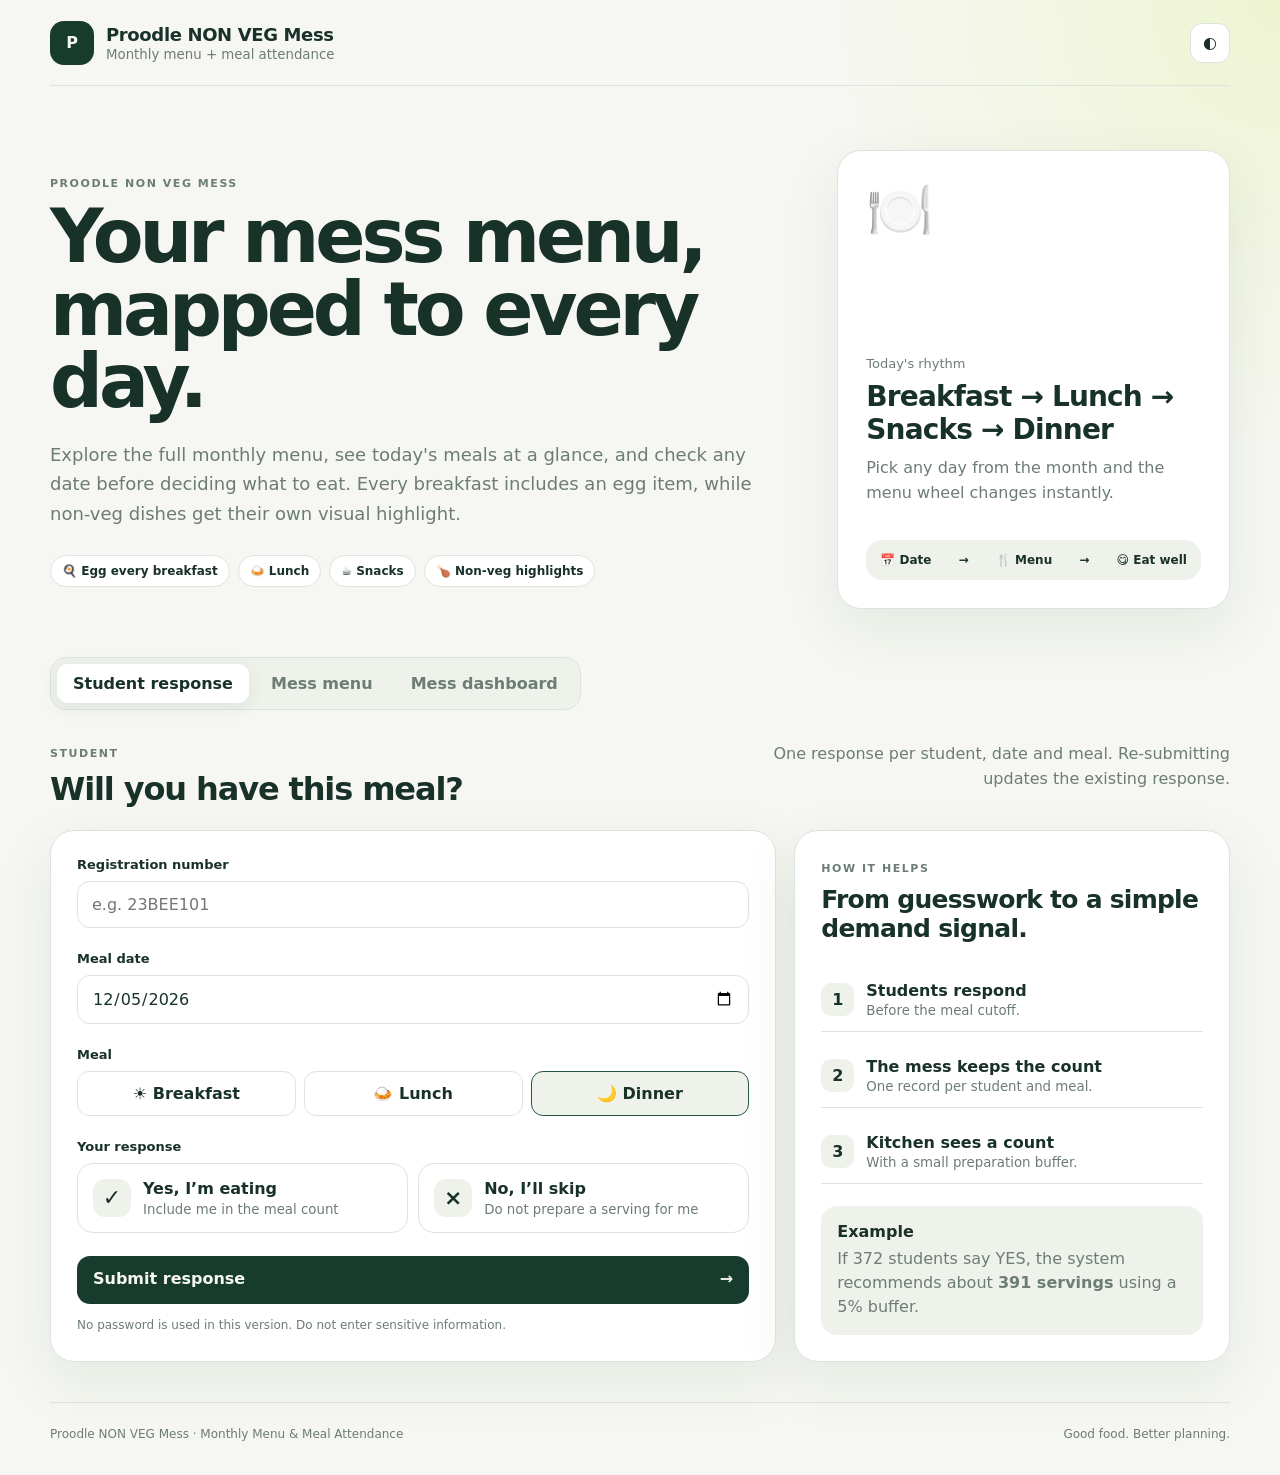
<file: index.html>
<!DOCTYPE html>
<html lang="en">
<head>
  <meta charset="UTF-8" />
  <meta name="viewport" content="width=device-width, initial-scale=1.0" />
  <meta name="theme-color" content="#173b2d" />
  <title>Proodle NON VEG Mess</title>
  <meta name="description" content="Proodle NON VEG Mess monthly menu and meal attendance portal." />
  <link rel="stylesheet" href="styles.css" />
</head>
<body>
  <div class="app-shell">
    <header class="topbar">
      <a class="brand" href="#" aria-label="Proodle NON VEG Mess home">
        <span class="brand-mark">P</span>
        <span>
          <strong>Proodle NON VEG Mess</strong>
          <small>Monthly menu + meal attendance</small>
        </span>
      </a>
      <div class="topbar-right">
        <button id="themeToggle" class="icon-btn" type="button" aria-label="Toggle theme">◐</button>
      </div>
    </header>

    <main>
      <section class="hero">
        <div class="hero-copy">
          <span class="eyebrow">PROODLE NON VEG MESS</span>
          <h1>Your mess menu, mapped to every day.</h1>
          <p>
            Explore the full monthly menu, see today's meals at a glance, and check any date before deciding what to eat.
            Every breakfast includes an egg item, while non-veg dishes get their own visual highlight.
          </p>
          <div class="hero-pills">
            <span>🍳 Egg every breakfast</span>
            <span>🍛 Lunch</span>
            <span>☕ Snacks</span>
            <span>🍗 Non-veg highlights</span>
          </div>
        </div>
        <div class="impact-card">
          <div class="impact-icon">🍽️</div>
          <p class="impact-label">Today's rhythm</p>
          <h2>Breakfast → Lunch → Snacks → Dinner</h2>
          <p>Pick any day from the month and the menu wheel changes instantly.</p>
          <div class="flow-line">
            <span>📅 Date</span><b>→</b><span>🍴 Menu</span><b>→</b><span>😋 Eat well</span>
          </div>
        </div>
      </section>

      <nav class="tabs" aria-label="Mess sections">
        <button class="tab active" data-tab="student" type="button">Student response</button>
        <button class="tab" data-tab="menu" type="button">Mess menu</button>
        <button class="tab" data-tab="admin" type="button">Mess dashboard</button>
      </nav>

      <section id="studentPanel" class="panel active">
        <div class="section-heading">
          <div>
            <span class="eyebrow">STUDENT</span>
            <h2>Will you have this meal?</h2>
          </div>
          <p>One response per student, date and meal. Re-submitting updates the existing response.</p>
        </div>

        <div class="student-grid">
          <form id="responseForm" class="card form-card">
            <div class="field">
              <label for="studentId">Registration number</label>
              <input id="studentId" name="studentId" type="text" placeholder="e.g. 23BEE101" maxlength="30" required />
            </div>

            <div class="field">
              <label for="mealDate">Meal date</label>
              <input id="mealDate" name="date" type="date" required />
            </div>

            <div class="field">
              <label>Meal</label>
              <div class="choice-row" id="mealChoices">
                <button class="choice" data-value="breakfast" type="button">☀️ Breakfast</button>
                <button class="choice" data-value="lunch" type="button">🍛 Lunch</button>
                <button class="choice active" data-value="dinner" type="button">🌙 Dinner</button>
              </div>
              <input id="meal" name="meal" type="hidden" value="dinner" />
            </div>

            <div class="field">
              <label>Your response</label>
              <div class="attendance-choice">
                <button class="attendance yes" data-value="YES" type="button">
                  <span class="attendance-icon">✓</span>
                  <span><strong>Yes, I’m eating</strong><small>Include me in the meal count</small></span>
                </button>
                <button class="attendance no" data-value="NO" type="button">
                  <span class="attendance-icon">×</span>
                  <span><strong>No, I’ll skip</strong><small>Do not prepare a serving for me</small></span>
                </button>
              </div>
              <input id="response" name="response" type="hidden" required />
            </div>

            <button id="submitBtn" class="primary-btn" type="submit">
              <span>Submit response</span>
              <span>→</span>
            </button>
            <p class="form-note">No password is used in this version. Do not enter sensitive information.</p>
          </form>

          <aside class="card preview-card">
            <span class="eyebrow">HOW IT HELPS</span>
            <h3>From guesswork to a simple demand signal.</h3>
            <div class="step-list">
              <div class="step"><span>1</span><div><strong>Students respond</strong><small>Before the meal cutoff.</small></div></div>
              <div class="step"><span>2</span><div><strong>The mess keeps the count</strong><small>One record per student and meal.</small></div></div>
              <div class="step"><span>3</span><div><strong>Kitchen sees a count</strong><small>With a small preparation buffer.</small></div></div>
            </div>
            <div class="mini-callout">
              <strong>Example</strong>
              <p>If 372 students say YES, the system recommends about <b>391 servings</b> using a 5% buffer.</p>
            </div>
          </aside>
        </div>
      </section>

      <section id="menuPanel" class="panel">
        <div class="section-heading menu-heading">
          <div>
            <span class="eyebrow">MONTHLY MENU</span>
            <h2 id="menuMonthTitle">October 2026</h2>
          </div>
          <p id="menuSubtitle">Move through the month, then hover a meal slice to reveal the full plate.</p>
        </div>

        <article class="card menu-explorer">
          <div class="menu-toolbar">
            <div>
              <span class="eyebrow">DATE EXPLORER</span>
              <h3 id="selectedMenuDate">Wednesday, 7 October</h3>
            </div>
            <button id="todayMenuBtn" class="secondary-btn" type="button">Jump to today</button>
          </div>

          <div class="menu-slider-block">
            <div class="slider-meta">
              <span id="sliderStart">1</span>
              <strong id="sliderDayReadout">DAY 7</strong>
              <span id="sliderEnd">31</span>
            </div>
            <input id="menuDateSlider" class="menu-date-slider" type="range" min="1" max="31" value="7" step="1" aria-label="Choose menu day" />
          </div>

          <div id="menuDayGrid" class="menu-day-grid" aria-label="Days in the month"></div>

          <div class="daily-menu-layout">
            <div class="menu-wheel-wrap">
              <div id="menuWheel" class="menu-wheel" aria-label="Daily meal wheel"></div>
            </div>

            <aside class="card day-summary-card">
              <div class="card-title-row">
                <div>
                  <span class="eyebrow">DAY AT A GLANCE</span>
                  <h3 id="daySummaryTitle">Wednesday · 7 October</h3>
                </div>
                <span id="weekTypeBadge" class="week-type-badge">ODD WEEK</span>
              </div>
              <div id="daySummaryList" class="day-summary-list"></div>
              <div class="menu-tip">
                <span>💡</span>
                <p>Hover a slice on the wheel. Non-veg dishes glow differently, and every breakfast calls out its egg item.</p>
              </div>
            </aside>
          </div>
        </article>

        <div class="section-heading compact-heading">
          <div>
            <span class="eyebrow">WEEKLY PATTERNS</span>
            <h2>Odd + even weeks</h2>
          </div>
          <p>Use these two blocks as the month-wide base pattern. Date-specific overrides can still change any single day.</p>
        </div>

        <div class="week-pattern-grid">
          <article class="card week-pattern-card odd-week-card">
            <div class="week-card-head">
              <div>
                <span class="eyebrow">WEEK PATTERN</span>
                <h3>Odd weeks</h3>
              </div>
              <span class="week-type-badge">1 · 3 · 5</span>
            </div>
            <div id="oddWeekTable" class="week-table-wrap"></div>
          </article>

          <article class="card week-pattern-card even-week-card">
            <div class="week-card-head">
              <div>
                <span class="eyebrow">WEEK PATTERN</span>
                <h3>Even weeks</h3>
              </div>
              <span class="week-type-badge">2 · 4</span>
            </div>
            <div id="evenWeekTable" class="week-table-wrap"></div>
          </article>
        </div>

        <article class="card menu-code-card">
          <div class="menu-code-head">
            <div>
              <span class="eyebrow">MONTHLY MENU CODE</span>
              <h3>Paste a new Python-style menu code</h3>
              <p class="muted small">The code below is a simple Python-style dictionary. Apply it to instantly redraw the menu wheel, the day calendar, and the odd/even week tables.</p>
            </div>
            <div class="code-actions">
              <button id="applyMenuCode" class="primary-btn code-btn" type="button"><span>Apply menu code</span><span>↻</span></button>
              <button id="resetMenuCode" class="secondary-btn" type="button">Reset saved code</button>
            </div>
          </div>
          <textarea id="menuCodeEditor" class="menu-code-editor" spellcheck="false" aria-label="Python-style monthly menu code"></textarea>
          <div class="code-note">
            <span>⌘</span>
            <p><strong>How updates work:</strong> paste your new month code, click <b>Apply menu code</b>, and it stays saved on this device until you replace it with another month/code. For everyone else to see a new public menu, replace the default menu code in <code>app.js</code> and push the change to your GitHub Pages site.</p>
          </div>
        </article>
      </section>

      <section id="adminPanel" class="panel">
        <div class="section-heading admin-heading">
          <div>
            <span class="eyebrow">MESS ADMIN</span>
            <h2>Meal demand dashboard</h2>
          </div>
          <div class="dashboard-filters">
            <input id="adminDate" type="date" aria-label="Summary date" />
            <select id="adminMeal" aria-label="Summary meal">
              <option value="breakfast">Breakfast</option>
              <option value="lunch">Lunch</option>
              <option value="dinner" selected>Dinner</option>
            </select>
            <button id="refreshSummary" class="secondary-btn" type="button">Refresh</button>
          </div>
        </div>

        <div class="metrics">
          <article class="metric-card">
            <span class="metric-label">Eating</span>
            <strong id="yesCount">0</strong>
            <small>students confirmed YES</small>
          </article>
          <article class="metric-card">
            <span class="metric-label">Skipping</span>
            <strong id="noCount">0</strong>
            <small>students confirmed NO</small>
          </article>
          <article class="metric-card">
            <span class="metric-label">Responses</span>
            <strong id="totalCount">0</strong>
            <small>responses received</small>
          </article>
          <article class="metric-card accent">
            <span class="metric-label">Prepare approx.</span>
            <strong id="servingsCount">0</strong>
            <small>YES count + 5% buffer</small>
          </article>
        </div>

        <div class="dashboard-grid">
          <article class="card">
            <div class="card-title-row">
              <div>
                <span class="eyebrow">LIVE SNAPSHOT</span>
                <h3 id="summaryTitle">Dinner demand</h3>
              </div>
              <span id="summaryStatus" class="tiny-status">Ready</span>
            </div>

            <div class="demand-bar-wrap">
              <div class="demand-bar">
                <span id="yesBar" class="bar-yes" style="width: 0%"></span>
                <span id="noBar" class="bar-no" style="width: 0%"></span>
              </div>
              <div class="legend">
                <span><i class="dot yes-dot"></i> Eating <b id="yesPercent">0%</b></span>
                <span><i class="dot no-dot"></i> Skipping <b id="noPercent">0%</b></span>
              </div>
            </div>

            <div class="recommendation">
              <span class="recommendation-icon">👨‍🍳</span>
              <div>
                <small>Kitchen recommendation</small>
                <p id="recommendationText">Collect responses to generate a preparation recommendation.</p>
              </div>
            </div>
          </article>

          <article class="card">
            <span class="eyebrow">WHY 5%?</span>
            <h3>Small safety buffer, not overproduction.</h3>
            <p class="muted">
              The system uses a deliberately simple formula suitable for a mini-project:
              confirmed YES responses × 1.05, rounded up.
            </p>
            <div class="formula">
              Recommended servings = ⌈ YES × 1.05 ⌉
            </div>
            <p class="muted small">
              In a real deployment, the buffer could later be tuned using historical wastage and attendance data.
            </p>
          </article>
        </div>
      </section>
    </main>

    <footer>
      <span>Proodle NON VEG Mess · Monthly Menu & Meal Attendance</span>
      <span>Good food. Better planning.</span>
    </footer>
  </div>

  <div id="toast" class="toast" role="status" aria-live="polite"></div>
  <script src="app.js"></script>
</body>
</html>
</file>
<file: styles.css>
:root {
  --bg: #f6f7f2;
  --surface: #ffffff;
  --surface-soft: #eef2eb;
  --text: #183129;
  --muted: #6d7c76;
  --line: #dce4df;
  --primary: #173b2d;
  --primary-2: #245842;
  --accent: #d9ef7d;
  --accent-strong: #bddd3a;
  --danger-soft: #fff0ec;
  --danger: #a24432;
  --yes-soft: #e8f5ed;
  --yes: #2b7753;
  --shadow: 0 20px 60px rgba(25, 52, 42, 0.08);
  --radius: 24px;
}

[data-theme="dark"] {
  --bg: #0f1915;
  --surface: #16231e;
  --surface-soft: #1b2d25;
  --text: #eef6f1;
  --muted: #a3b2aa;
  --line: #2b4037;
  --primary: #d9ef7d;
  --primary-2: #c7e75f;
  --accent: #d9ef7d;
  --accent-strong: #c0e044;
  --danger-soft: #35221e;
  --danger: #ffad98;
  --yes-soft: #1a3328;
  --yes: #8fe0b6;
  --shadow: 0 20px 60px rgba(0, 0, 0, 0.22);
}

* { box-sizing: border-box; }
html { scroll-behavior: smooth; }

body {
  margin: 0;
  font-family: Inter, ui-sans-serif, system-ui, -apple-system, BlinkMacSystemFont, "Segoe UI", sans-serif;
  color: var(--text);
  background:
    radial-gradient(circle at top right, rgba(217,239,125,.28), transparent 28rem),
    var(--bg);
  min-height: 100vh;
}

button, input, select { font: inherit; }
button { cursor: pointer; }

.app-shell {
  width: min(1180px, calc(100% - 32px));
  margin: 0 auto;
}

.topbar {
  height: 86px;
  display: flex;
  align-items: center;
  justify-content: space-between;
  border-bottom: 1px solid var(--line);
}

.brand {
  display: inline-flex;
  align-items: center;
  gap: 12px;
  color: var(--text);
  text-decoration: none;
}

.brand-mark {
  width: 44px;
  height: 44px;
  display: grid;
  place-items: center;
  border-radius: 14px;
  background: var(--primary);
  color: var(--bg);
  font-weight: 900;
}

.brand strong { display: block; font-size: 18px; letter-spacing: -0.02em; }
.brand small { color: var(--muted); display: block; margin-top: 2px; }
.topbar-right { display: flex; align-items: center; gap: 10px; }

.status-badge {
  padding: 9px 12px;
  border: 1px solid var(--line);
  border-radius: 999px;
  font-size: 12px;
  font-weight: 800;
  letter-spacing: .04em;
  text-transform: uppercase;
}

.status-badge.live { background: var(--yes-soft); color: var(--yes); }
.status-badge.demo { background: var(--surface); color: var(--muted); }

.icon-btn {
  width: 40px; height: 40px;
  border: 1px solid var(--line);
  border-radius: 12px;
  background: var(--surface);
  color: var(--text);
}

.hero {
  padding: 64px 0 40px;
  display: grid;
  grid-template-columns: 1.45fr .75fr;
  gap: 28px;
  align-items: stretch;
}

.hero-copy {
  padding: 22px 0;
}

.eyebrow {
  display: inline-block;
  color: var(--muted);
  font-size: 11px;
  font-weight: 900;
  letter-spacing: .14em;
  margin-bottom: 10px;
}

h1, h2, h3, p { margin-top: 0; }
h1 {
  max-width: 780px;
  font-size: clamp(42px, 6vw, 74px);
  line-height: .98;
  letter-spacing: -.055em;
  margin-bottom: 22px;
}

.hero-copy > p {
  max-width: 720px;
  color: var(--muted);
  font-size: 18px;
  line-height: 1.65;
}

.hero-pills { display: flex; flex-wrap: wrap; gap: 8px; margin-top: 26px; }
.hero-pills span {
  padding: 8px 11px;
  border-radius: 999px;
  border: 1px solid var(--line);
  background: var(--surface);
  font-size: 12px;
  font-weight: 700;
}

.impact-card, .card {
  background: var(--surface);
  border: 1px solid var(--line);
  border-radius: var(--radius);
  box-shadow: var(--shadow);
}

.impact-card {
  padding: 28px;
  display: flex;
  flex-direction: column;
  justify-content: flex-end;
  min-height: 320px;
}

.impact-icon { font-size: 54px; margin-bottom: auto; }
.impact-label { color: var(--muted); font-size: 13px; margin-bottom: 6px; }
.impact-card h2 { font-size: 28px; letter-spacing: -.03em; margin-bottom: 10px; }
.impact-card > p { color: var(--muted); line-height: 1.55; }

.flow-line {
  margin-top: 18px;
  display: flex;
  align-items: center;
  justify-content: space-between;
  padding: 13px 14px;
  background: var(--surface-soft);
  border-radius: 16px;
  font-size: 12px;
  font-weight: 800;
}

.tabs {
  display: flex;
  gap: 6px;
  padding: 6px;
  background: var(--surface-soft);
  border: 1px solid var(--line);
  border-radius: 16px;
  width: fit-content;
  margin: 8px 0 32px;
}

.tab {
  border: 0;
  background: transparent;
  color: var(--muted);
  border-radius: 11px;
  padding: 10px 16px;
  font-weight: 800;
}

.tab.active {
  background: var(--surface);
  color: var(--text);
  box-shadow: 0 4px 18px rgba(25,52,42,.08);
}

.panel { display: none; padding-bottom: 40px; }
.panel.active { display: block; }

.section-heading {
  display: flex;
  align-items: end;
  justify-content: space-between;
  gap: 30px;
  margin-bottom: 22px;
}

.section-heading h2 {
  font-size: 32px;
  letter-spacing: -.035em;
  margin-bottom: 0;
}

.section-heading > p {
  color: var(--muted);
  max-width: 520px;
  line-height: 1.55;
  text-align: right;
}

.student-grid, .dashboard-grid {
  display: grid;
  grid-template-columns: 1.25fr .75fr;
  gap: 18px;
}

.card { padding: 26px; }

.form-card { display: grid; gap: 20px; }

.field label {
  display: block;
  font-size: 13px;
  font-weight: 850;
  margin-bottom: 9px;
}

input, select {
  width: 100%;
  border: 1px solid var(--line);
  background: var(--surface);
  color: var(--text);
  padding: 13px 14px;
  border-radius: 13px;
  outline: none;
}

input:focus, select:focus {
  border-color: var(--primary-2);
  box-shadow: 0 0 0 3px rgba(36,88,66,.12);
}

.choice-row {
  display: grid;
  grid-template-columns: repeat(3, 1fr);
  gap: 8px;
}

.choice {
  border: 1px solid var(--line);
  background: var(--surface);
  color: var(--text);
  padding: 12px;
  border-radius: 12px;
  font-weight: 750;
}

.choice.active {
  border-color: var(--primary-2);
  background: var(--surface-soft);
}

.attendance-choice {
  display: grid;
  grid-template-columns: 1fr 1fr;
  gap: 10px;
}

.attendance {
  border: 1px solid var(--line);
  background: var(--surface);
  color: var(--text);
  border-radius: 16px;
  padding: 15px;
  display: flex;
  align-items: center;
  gap: 12px;
  text-align: left;
}

.attendance-icon {
  width: 38px; height: 38px;
  display: grid; place-items: center;
  border-radius: 12px;
  background: var(--surface-soft);
  font-size: 22px;
  font-weight: 900;
}

.attendance strong, .attendance small { display: block; }
.attendance small { color: var(--muted); margin-top: 4px; }

.attendance.selected.yes { border-color: var(--yes); background: var(--yes-soft); }
.attendance.selected.no { border-color: var(--danger); background: var(--danger-soft); }

.primary-btn, .secondary-btn {
  border: 0;
  border-radius: 13px;
  padding: 13px 16px;
  font-weight: 850;
}

.primary-btn {
  background: var(--primary);
  color: var(--bg);
  display: flex;
  justify-content: space-between;
}

.primary-btn:disabled { opacity: .6; cursor: wait; }

.secondary-btn {
  background: var(--surface-soft);
  color: var(--text);
  border: 1px solid var(--line);
}

.form-note { margin: -6px 0 0; color: var(--muted); font-size: 12px; }

.preview-card h3, .dashboard-grid h3, .architecture-note h3 {
  font-size: 25px;
  letter-spacing: -.03em;
}

.step-list { display: grid; gap: 12px; margin-top: 24px; }
.step {
  display: flex; gap: 12px; align-items: center;
  padding: 13px 0;
  border-bottom: 1px solid var(--line);
}
.step > span {
  width: 33px; height: 33px; display: grid; place-items: center;
  background: var(--surface-soft);
  border-radius: 10px;
  font-weight: 900;
}
.step strong, .step small { display: block; }
.step small { color: var(--muted); margin-top: 3px; }

.mini-callout {
  margin-top: 22px;
  padding: 16px;
  border-radius: 16px;
  background: var(--surface-soft);
}
.mini-callout p { margin: 6px 0 0; color: var(--muted); line-height: 1.5; }

.admin-heading { align-items: center; }
.dashboard-filters { display: flex; gap: 8px; }
.dashboard-filters input, .dashboard-filters select { width: auto; }

.metrics {
  display: grid;
  grid-template-columns: repeat(4, 1fr);
  gap: 12px;
  margin-bottom: 18px;
}

.metric-card {
  background: var(--surface);
  border: 1px solid var(--line);
  border-radius: 18px;
  padding: 20px;
}
.metric-card.accent { background: var(--accent); color: #183129; border-color: transparent; }
.metric-label { display: block; font-size: 12px; color: var(--muted); font-weight: 850; }
.metric-card.accent .metric-label { color: #46602b; }
.metric-card strong { display: block; font-size: 40px; letter-spacing: -.04em; margin: 8px 0 2px; }
.metric-card small { color: var(--muted); }
.metric-card.accent small { color: #46602b; }

.card-title-row { display: flex; justify-content: space-between; gap: 20px; align-items: start; }
.tiny-status { font-size: 11px; font-weight: 850; background: var(--surface-soft); padding: 7px 9px; border-radius: 999px; }

.demand-bar-wrap { margin: 28px 0; }
.demand-bar {
  height: 18px;
  display: flex;
  overflow: hidden;
  background: var(--surface-soft);
  border-radius: 999px;
}
.bar-yes { background: var(--yes); }
.bar-no { background: var(--danger); }
.legend { display: flex; gap: 20px; justify-content: space-between; margin-top: 12px; color: var(--muted); font-size: 13px; }
.dot { width: 9px; height: 9px; display: inline-block; border-radius: 50%; margin-right: 6px; }
.yes-dot { background: var(--yes); }
.no-dot { background: var(--danger); }

.recommendation {
  display: flex; gap: 14px; padding: 16px;
  background: var(--surface-soft);
  border-radius: 16px;
}
.recommendation-icon { font-size: 27px; }
.recommendation small { color: var(--muted); font-weight: 850; }
.recommendation p { margin: 4px 0 0; line-height: 1.5; }

.muted { color: var(--muted); line-height: 1.65; }
.small { font-size: 13px; }
.formula {
  padding: 16px;
  background: var(--surface-soft);
  border: 1px solid var(--line);
  border-radius: 14px;
  margin: 20px 0;
  font-family: ui-monospace, SFMono-Regular, Menlo, monospace;
  font-size: 14px;
}

footer {
  border-top: 1px solid var(--line);
  padding: 24px 0 34px;
  display: flex;
  justify-content: space-between;
  color: var(--muted);
  font-size: 12px;
}

.toast {
  position: fixed;
  right: 24px;
  bottom: 24px;
  max-width: min(420px, calc(100% - 48px));
  padding: 14px 16px;
  border-radius: 14px;
  background: #17251f;
  color: white;
  box-shadow: var(--shadow);
  transform: translateY(30px);
  opacity: 0;
  pointer-events: none;
  transition: .2s ease;
  font-weight: 700;
  font-size: 13px;
}
.toast.show { transform: translateY(0); opacity: 1; }
.toast.error { background: #7c3428; }

@media (max-width: 900px) {
  .hero, .student-grid, .dashboard-grid { grid-template-columns: 1fr; }
  .metrics { grid-template-columns: 1fr 1fr; }
  .architecture { grid-template-columns: 1fr; }
  .arrow { transform: rotate(90deg); justify-self: center; }
  .section-heading { align-items: start; flex-direction: column; gap: 8px; }
  .section-heading > p { text-align: left; }
  .admin-heading { align-items: stretch; }
}

@media (max-width: 620px) {
  .app-shell { width: min(100% - 20px, 1180px); }
  .topbar { height: 72px; }
  .brand small, .status-badge { display: none; }
  .hero { padding-top: 38px; }
  h1 { font-size: 45px; }
  .tabs { width: 100%; overflow-x: auto; }
  .tab { white-space: nowrap; }
  .choice-row, .attendance-choice, .metrics { grid-template-columns: 1fr; }
  .dashboard-filters { flex-direction: column; }
  .dashboard-filters input, .dashboard-filters select { width: 100%; }
  footer { flex-direction: column; gap: 6px; }
}

/* =========================================================
   PROODLE NON VEG MESS MENU EXTENSION
   ========================================================= */
.menu-heading { align-items: end; }
.compact-heading { margin-top: 36px; }

.menu-explorer {
  position: relative;
  overflow: visible;
}

.menu-toolbar,
.menu-code-head,
.week-card-head {
  display: flex;
  align-items: flex-start;
  justify-content: space-between;
  gap: 18px;
}

.menu-toolbar h3,
.menu-code-head h3,
.week-card-head h3 {
  font-size: 25px;
  letter-spacing: -.03em;
  margin: 0;
}

.menu-slider-block {
  padding: 22px 0 10px;
}

.slider-meta {
  display: flex;
  align-items: center;
  justify-content: space-between;
  gap: 12px;
  color: var(--muted);
  font-size: 12px;
  font-weight: 850;
  letter-spacing: .05em;
  text-transform: uppercase;
}

.slider-meta strong {
  color: var(--text);
  font-size: 14px;
}

.menu-date-slider {
  appearance: none;
  height: 7px;
  padding: 0;
  margin: 16px 0 0;
  background: linear-gradient(90deg, var(--accent-strong), var(--primary-2));
  border: 0;
  border-radius: 999px;
}

.menu-date-slider:focus {
  box-shadow: none;
}

.menu-date-slider::-webkit-slider-thumb {
  appearance: none;
  width: 23px;
  height: 23px;
  border-radius: 50%;
  border: 4px solid var(--surface);
  background: var(--primary);
  box-shadow: 0 0 0 2px var(--primary-2), 0 8px 18px rgba(23, 59, 45, .22);
}

.menu-date-slider::-moz-range-thumb {
  width: 19px;
  height: 19px;
  border-radius: 50%;
  border: 4px solid var(--surface);
  background: var(--primary);
  box-shadow: 0 0 0 2px var(--primary-2), 0 8px 18px rgba(23, 59, 45, .22);
}

.menu-day-grid {
  display: grid;
  grid-template-columns: repeat(7, minmax(0, 1fr));
  gap: 8px;
  margin: 18px 0 28px;
}

.menu-day-cell {
  position: relative;
  min-height: 66px;
  border: 1px solid var(--line);
  background: var(--surface);
  color: var(--text);
  border-radius: 15px;
  padding: 10px 8px;
  text-align: center;
  transition: transform .18s ease, box-shadow .18s ease, border-color .18s ease, background .18s ease;
}

.menu-day-cell:hover {
  transform: translateY(-2px);
  border-color: var(--primary-2);
  box-shadow: 0 10px 20px rgba(25,52,42,.08);
}

.menu-day-cell span,
.menu-day-cell small,
.menu-day-cell em {
  display: block;
}

.menu-day-cell span { font-size: 18px; font-weight: 900; }
.menu-day-cell small { color: var(--muted); font-size: 10px; margin-top: 2px; }
.menu-day-cell em {
  color: var(--yes);
  font-size: 8px;
  font-style: normal;
  font-weight: 900;
  letter-spacing: .08em;
  margin-top: 4px;
}

.menu-day-cell.today {
  box-shadow: 0 0 0 2px rgba(189,221,58,.35), 0 10px 24px rgba(189,221,58,.12);
}

.menu-day-cell.override {
  background: linear-gradient(180deg, var(--surface), var(--surface-soft));
}

.menu-day-cell.active {
  background: var(--primary);
  color: var(--bg);
  border-color: var(--primary);
  transform: translateY(-2px);
  box-shadow: 0 12px 28px rgba(23,59,45,.2);
}

.menu-day-cell.active small { color: rgba(255,255,255,.74); }
.menu-day-cell.active em { color: var(--accent); }

.daily-menu-layout {
  display: grid;
  grid-template-columns: minmax(460px, 1fr) minmax(340px, .76fr);
  gap: 20px;
  align-items: stretch;
}

.menu-wheel-wrap {
  min-height: 540px;
  display: grid;
  place-items: center;
  border: 1px solid var(--line);
  border-radius: 26px;
  background:
    radial-gradient(circle at 50% 45%, rgba(217,239,125,.18), transparent 30%),
    radial-gradient(circle at 50% 50%, var(--surface), var(--surface-soft));
  overflow: visible;
}

.menu-wheel {
  position: relative;
  width: min(440px, 84vw);
  aspect-ratio: 1;
}

.wheel-halo,
.wheel-halo::before,
.wheel-halo::after {
  position: absolute;
  inset: 7%;
  border-radius: 50%;
  content: "";
}

.wheel-halo {
  background: conic-gradient(from 35deg, rgba(217,239,125,.24), rgba(36,88,66,.13), rgba(164,72,48,.10), rgba(217,239,125,.24));
  filter: blur(2px);
}

.wheel-halo::before {
  inset: 5%;
  border: 1px dashed rgba(109,124,118,.28);
}

.wheel-halo::after {
  inset: 16%;
  border: 1px solid rgba(109,124,118,.18);
}

.meal-segment {
  position: absolute;
  width: 50%;
  height: 50%;
  z-index: 2;
  display: flex;
  flex-direction: column;
  justify-content: center;
  gap: 4px;
  padding: 26px;
  text-align: left;
  color: var(--text);
  background: var(--surface);
  border: 1px solid var(--line);
  box-shadow: var(--shadow);
  transition: transform .22s cubic-bezier(.2,.8,.2,1), box-shadow .22s ease, background .22s ease, border-color .22s ease;
}

.meal-segment:hover,
.meal-segment:focus-visible {
  z-index: 5;
  transform: scale(1.08);
  border-color: var(--accent-strong);
  box-shadow: 0 0 0 4px rgba(189,221,58,.15), 0 20px 45px rgba(25,52,42,.16), 0 0 36px rgba(189,221,58,.24);
  outline: none;
}

.meal-segment.breakfast { top: 0; left: 0; border-radius: 100% 0 0 0; align-items: flex-start; }
.meal-segment.lunch { top: 0; right: 0; border-radius: 0 100% 0 0; align-items: flex-end; text-align: right; }
.meal-segment.snacks { bottom: 0; left: 0; border-radius: 0 0 0 100%; align-items: flex-start; }
.meal-segment.dinner { bottom: 0; right: 0; border-radius: 0 0 100% 0; align-items: flex-end; text-align: right; }

.meal-segment.breakfast .meal-segment-main,
.meal-segment.snacks .meal-segment-main { max-width: 150px; }
.meal-segment.lunch .meal-segment-main,
.meal-segment.dinner .meal-segment-main { max-width: 150px; margin-left: auto; }

.meal-segment-icon { font-size: 25px; }
.meal-segment-title { font-size: 11px; font-weight: 950; letter-spacing: .1em; text-transform: uppercase; color: var(--muted); }
.meal-segment-main { font-size: 14px; line-height: 1.35; font-weight: 850; }

.meal-segment.nonveg {
  border-color: rgba(162,68,50,.55);
  background: linear-gradient(160deg, var(--surface), var(--danger-soft));
}

.meal-segment.nonveg:hover {
  box-shadow: 0 0 0 4px rgba(162,68,50,.13), 0 22px 48px rgba(162,68,50,.14), 0 0 34px rgba(162,68,50,.22);
  border-color: var(--danger);
}

.wheel-center {
  position: absolute;
  inset: 30%;
  z-index: 6;
  display: grid;
  place-items: center;
  align-content: center;
  text-align: center;
  background: var(--primary);
  color: var(--bg);
  border: 7px solid var(--surface);
  border-radius: 50%;
  box-shadow: 0 0 0 1px var(--line), 0 18px 30px rgba(23,59,45,.2);
  pointer-events: none;
}

.wheel-center small { font-size: 9px; letter-spacing: .18em; opacity: .7; }
.wheel-center strong { font-size: 52px; line-height: .92; letter-spacing: -.06em; }
.wheel-center span { font-size: 11px; font-weight: 900; letter-spacing: .12em; margin-top: 3px; color: var(--accent); }

.egg-badge,
.nonveg-badge {
  display: inline-flex;
  align-items: center;
  width: fit-content;
  gap: 5px;
  margin-top: 4px;
  padding: 4px 7px;
  border-radius: 999px;
  font-size: 9px;
  font-weight: 950;
  letter-spacing: .08em;
  text-transform: uppercase;
}

.egg-badge {
  color: #765100;
  background: #fff4c9;
  border: 1px solid #e7cf79;
}

[data-theme="dark"] .egg-badge { color: #ffe89b; background: #3d351f; border-color: #67592c; }

.nonveg-badge {
  color: #8b2f1f;
  background: #ffe2da;
  border: 1px solid #e7aa9b;
}

[data-theme="dark"] .nonveg-badge { color: #ffb6a7; background: #3b231f; border-color: #6f3d33; }

.egg-badge.compact,
.nonveg-badge.compact { font-size: 8px; padding: 3px 6px; }

.week-type-badge {
  display: inline-flex;
  align-items: center;
  min-width: 76px;
  justify-content: center;
  padding: 7px 10px;
  border-radius: 999px;
  font-size: 9px;
  font-weight: 950;
  letter-spacing: .08em;
  background: var(--surface-soft);
  color: var(--muted);
  border: 1px solid var(--line);
}

.week-type-badge.odd { color: #607c21; background: #edf6c5; border-color: #cfdf7d; }
.week-type-badge.even { color: #5d3a91; background: #eee6ff; border-color: #d7c7f1; }
[data-theme="dark"] .week-type-badge.odd { color: #d9ef7d; background: #2d351d; border-color: #505d2b; }
[data-theme="dark"] .week-type-badge.even { color: #d8c0ff; background: #2f2740; border-color: #4c3f63; }

.day-summary-card {
  padding: 24px;
}

.day-summary-list {
  display: grid;
  gap: 10px;
  margin-top: 20px;
}

.summary-meal-row {
  display: grid;
  grid-template-columns: 112px 1fr;
  gap: 12px;
  align-items: center;
  padding: 13px 14px;
  border: 1px solid var(--line);
  border-radius: 16px;
  background: var(--surface-soft);
}

.summary-meal-row.summary-nonveg {
  background: linear-gradient(90deg, var(--danger-soft), var(--surface-soft));
  border-color: rgba(162,68,50,.28);
}

.summary-meal-name {
  display: flex;
  gap: 8px;
  align-items: center;
  color: var(--muted);
  font-size: 12px;
}

.summary-meal-content { display: flex; flex-wrap: wrap; align-items: center; gap: 7px; }
.summary-meal-content > span:first-child { font-weight: 800; line-height: 1.4; }
.summary-meal-content small { width: 100%; color: var(--muted); font-size: 11px; }

.menu-tip {
  margin-top: 16px;
  display: flex;
  gap: 10px;
  padding: 14px;
  border-radius: 15px;
  background: var(--surface-soft);
}

.menu-tip span { font-size: 19px; }
.menu-tip p { margin: 0; color: var(--muted); font-size: 12px; line-height: 1.55; }

.week-pattern-grid {
  display: grid;
  grid-template-columns: 1fr 1fr;
  gap: 18px;
}

.week-pattern-card { padding: 22px; }
.week-table-wrap { margin-top: 18px; }
.week-table-scroll { overflow-x: auto; border: 1px solid var(--line); border-radius: 16px; }
.week-table { width: 100%; min-width: 680px; border-collapse: collapse; }
.week-table th,
.week-table td { padding: 11px 10px; border-bottom: 1px solid var(--line); vertical-align: top; text-align: left; }
.week-table thead th { font-size: 10px; letter-spacing: .08em; text-transform: uppercase; color: var(--muted); background: var(--surface-soft); }
.week-table tbody th { font-size: 11px; white-space: nowrap; }
.week-table tbody tr:last-child th,
.week-table tbody tr:last-child td { border-bottom: 0; }
.week-main { display: block; font-size: 11px; line-height: 1.35; font-weight: 750; }
.egg-line { display: block; margin-top: 5px; color: #8b680e; font-size: 10px; font-weight: 800; }
.week-nonveg { background: var(--danger-soft); }
.nonveg-badge.mini { margin-top: 5px; font-size: 7px; padding: 3px 5px; }

.menu-code-card { margin-top: 18px; padding: 24px; }
.menu-code-head { align-items: flex-end; }
.menu-code-head > div:first-child { max-width: 720px; }
.code-actions { display: flex; gap: 8px; flex-wrap: wrap; justify-content: flex-end; }
.code-btn { min-width: 158px; }
.menu-code-editor {
  width: 100%;
  min-height: 390px;
  resize: vertical;
  margin-top: 20px;
  padding: 18px;
  border: 1px solid #2b4037;
  border-radius: 16px;
  background: #0d1411;
  color: #d8f3e4;
  font-family: "SFMono-Regular", Consolas, "Liberation Mono", Menlo, monospace;
  font-size: 12px;
  line-height: 1.7;
  tab-size: 4;
  outline: none;
  box-shadow: inset 0 0 0 1px rgba(217,239,125,.05), 0 18px 40px rgba(0,0,0,.1);
}

.menu-code-editor:focus { border-color: #89a936; box-shadow: 0 0 0 3px rgba(189,221,58,.12), inset 0 0 0 1px rgba(217,239,125,.05); }
.code-note {
  display: flex;
  gap: 12px;
  align-items: flex-start;
  margin-top: 14px;
  padding: 14px 16px;
  border-radius: 15px;
  background: var(--surface-soft);
  color: var(--muted);
}
.code-note > span { font-size: 19px; }
.code-note p { margin: 0; font-size: 12px; line-height: 1.6; }
.code-note code { font-family: ui-monospace, SFMono-Regular, Menlo, monospace; font-size: 11px; }

@media (max-width: 1000px) {
  .daily-menu-layout, .week-pattern-grid { grid-template-columns: 1fr; }
  .menu-wheel-wrap { min-height: 500px; }
}

@media (max-width: 760px) {
  .menu-day-grid { grid-template-columns: repeat(4, minmax(0, 1fr)); }
  .menu-toolbar, .menu-code-head, .week-card-head { flex-direction: column; align-items: stretch; }
  .code-actions { justify-content: flex-start; }
  .menu-wheel-wrap { min-height: 430px; }
  .menu-wheel { width: min(390px, 92vw); }
  .meal-segment { padding: 20px; }
  .meal-segment-main { font-size: 12px; }
  .wheel-center strong { font-size: 44px; }
}

@media (max-width: 540px) {
  .menu-day-grid { grid-template-columns: repeat(3, minmax(0, 1fr)); }
  .daily-menu-layout { gap: 12px; }
  .menu-wheel-wrap { min-height: 360px; border-radius: 20px; }
  .menu-wheel { width: min(320px, 94vw); }
  .meal-segment { padding: 17px; gap: 2px; }
  .meal-segment-icon { font-size: 19px; }
  .meal-segment-title { font-size: 8px; }
  .meal-segment-main { font-size: 10px; }
  .meal-segment .egg-badge.compact,
  .meal-segment .nonveg-badge.compact { font-size: 6px; padding: 2px 4px; }
  .wheel-center { border-width: 5px; }
  .wheel-center strong { font-size: 35px; }
  .wheel-center small { font-size: 7px; }
  .wheel-center span { font-size: 8px; }
  .summary-meal-row { grid-template-columns: 1fr; gap: 6px; }
  .code-actions { width: 100%; }
  .code-actions .primary-btn, .code-actions .secondary-btn { width: 100%; }
}
</file>
